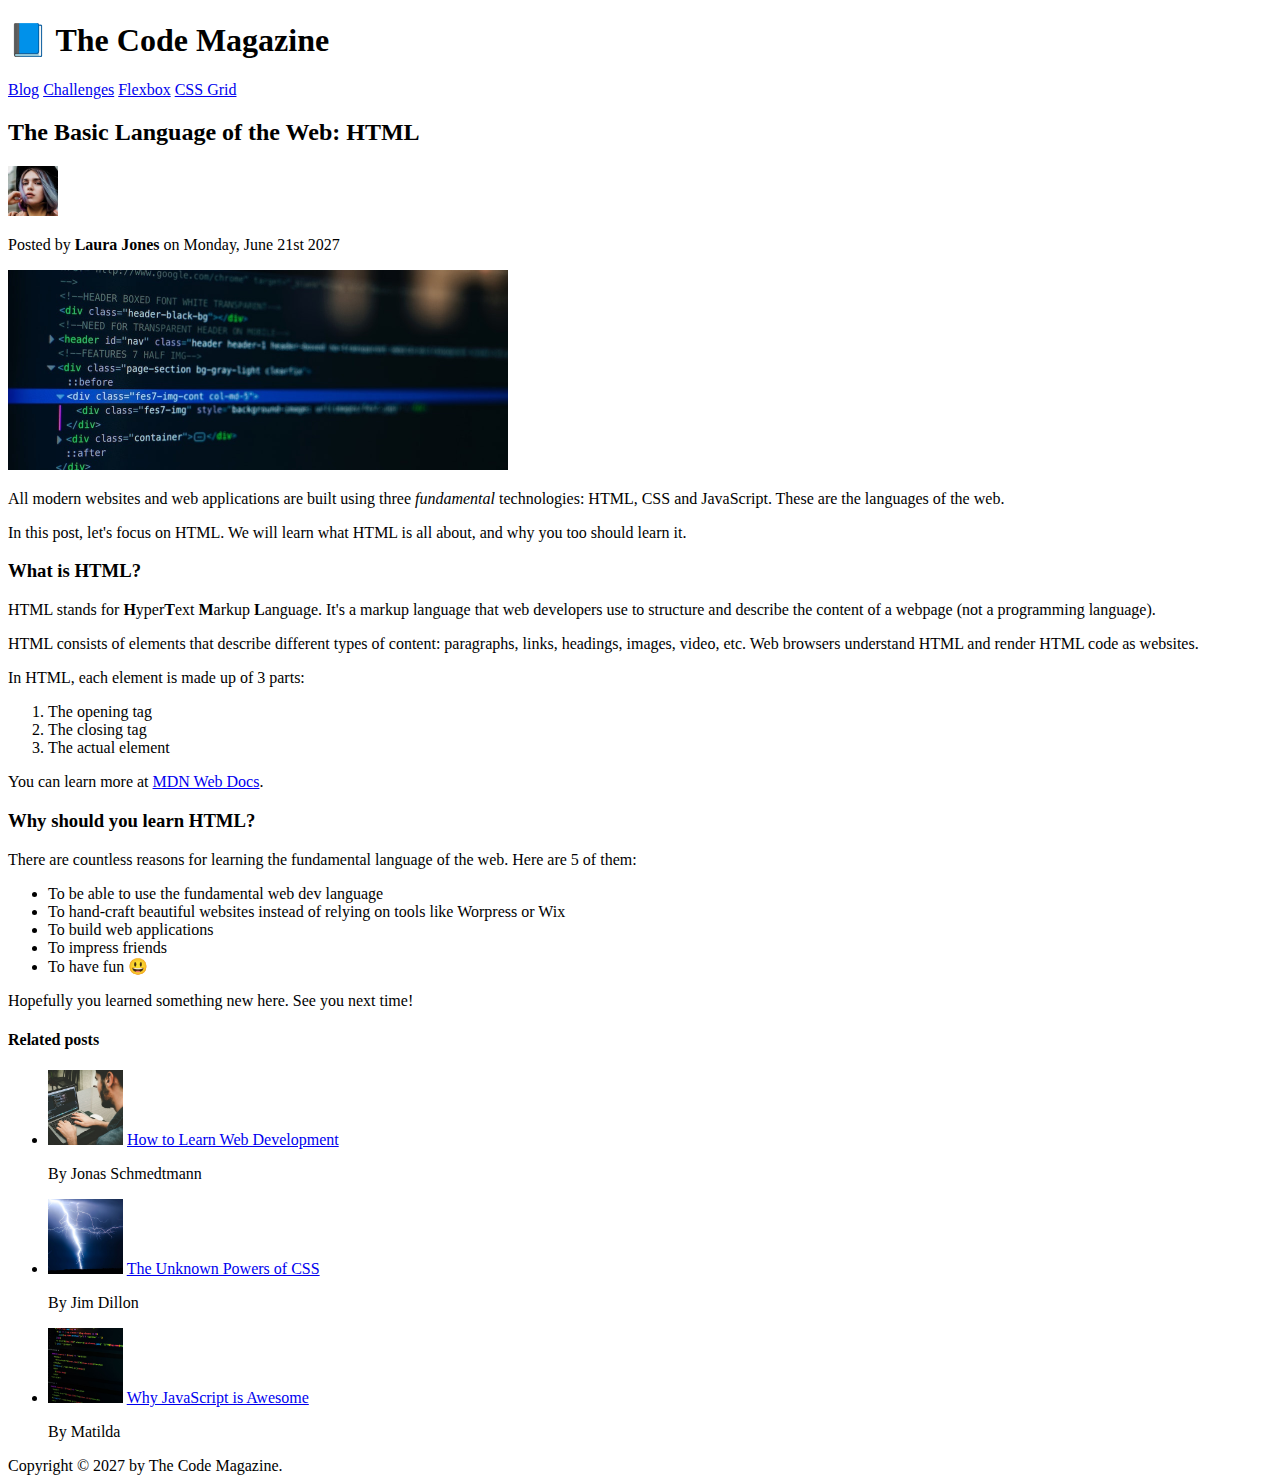
<file: FINAL/02-HTML-Fundamentals/index.html>
<!DOCTYPE html>
<html lang="en">
  <head>
    <meta charset="UTF-8" />
    <title>The Basic Language of the Web: HTML</title>
  </head>

  <body>
    <!--
    <h1>The Basic Language of the Web: HTML</h1>
    <h2>The Basic Language of the Web: HTML</h2>
    <h3>The Basic Language of the Web: HTML</h3>
    <h4>The Basic Language of the Web: HTML</h4>
    <h5>The Basic Language of the Web: HTML</h5>
    <h6>The Basic Language of the Web: HTML</h6>
    -->

    <header>
      <h1>📘 The Code Magazine</h1>

      <nav>
        <a href="blog.html">Blog</a>
        <a href="#">Challenges</a>
        <a href="#">Flexbox</a>
        <a href="#">CSS Grid</a>
      </nav>
    </header>

    <article>
      <header>
        <h2>The Basic Language of the Web: HTML</h2>

        <img
          src="img/laura-jones.jpg"
          alt="Headshot of Laura Jones"
          height="50"
          width="50"
        />

        <p>Posted by <strong>Laura Jones</strong> on Monday, June 21st 2027</p>

        <img
          src="img/post-img.jpg"
          alt="HTML code on a screen"
          width="500"
          height="200"
        />
      </header>

      <p>
        All modern websites and web applications are built using three
        <em>fundamental</em>
        technologies: HTML, CSS and JavaScript. These are the languages of the
        web.
      </p>

      <p>
        In this post, let's focus on HTML. We will learn what HTML is all about,
        and why you too should learn it.
      </p>

      <h3>What is HTML?</h3>
      <p>
        HTML stands for <strong>H</strong>yper<strong>T</strong>ext
        <strong>M</strong>arkup <strong>L</strong>anguage. It's a markup
        language that web developers use to structure and describe the content
        of a webpage (not a programming language).
      </p>
      <p>
        HTML consists of elements that describe different types of content:
        paragraphs, links, headings, images, video, etc. Web browsers understand
        HTML and render HTML code as websites.
      </p>
      <p>In HTML, each element is made up of 3 parts:</p>

      <ol>
        <li>The opening tag</li>
        <li>The closing tag</li>
        <li>The actual element</li>
      </ol>

      <p>
        You can learn more at
        <a
          href="https://developer.mozilla.org/en-US/docs/Web/HTML"
          target="_blank"
          >MDN Web Docs</a
        >.
      </p>

      <h3>Why should you learn HTML?</h3>

      <p>
        There are countless reasons for learning the fundamental language of the
        web. Here are 5 of them:
      </p>

      <ul>
        <li>To be able to use the fundamental web dev language</li>
        <li>
          To hand-craft beautiful websites instead of relying on tools like
          Worpress or Wix
        </li>
        <li>To build web applications</li>
        <li>To impress friends</li>
        <li>To have fun 😃</li>
      </ul>

      <p>Hopefully you learned something new here. See you next time!</p>
    </article>

    <aside>
      <h4>Related posts</h4>

      <ul>
        <li>
          <img
            src="img/related-1.jpg"
            alt="Person programming"
            width="75"
            width="75"
          />
          <a href="#">How to Learn Web Development</a>
          <p>By Jonas Schmedtmann</p>
        </li>
        <li>
          <img src="img/related-2.jpg" alt="Lightning" width="75" heigth="75" />
          <a href="#">The Unknown Powers of CSS</a>
          <p>By Jim Dillon</p>
        </li>
        <li>
          <img
            src="img/related-3.jpg"
            alt="JavaScript code on a screen"
            width="75"
            height="75"
          />
          <a href="#">Why JavaScript is Awesome</a>
          <p>By Matilda</p>
        </li>
      </ul>
    </aside>

    <footer>Copyright &copy; 2027 by The Code Magazine.</footer>
  </body>
</html>
</file>
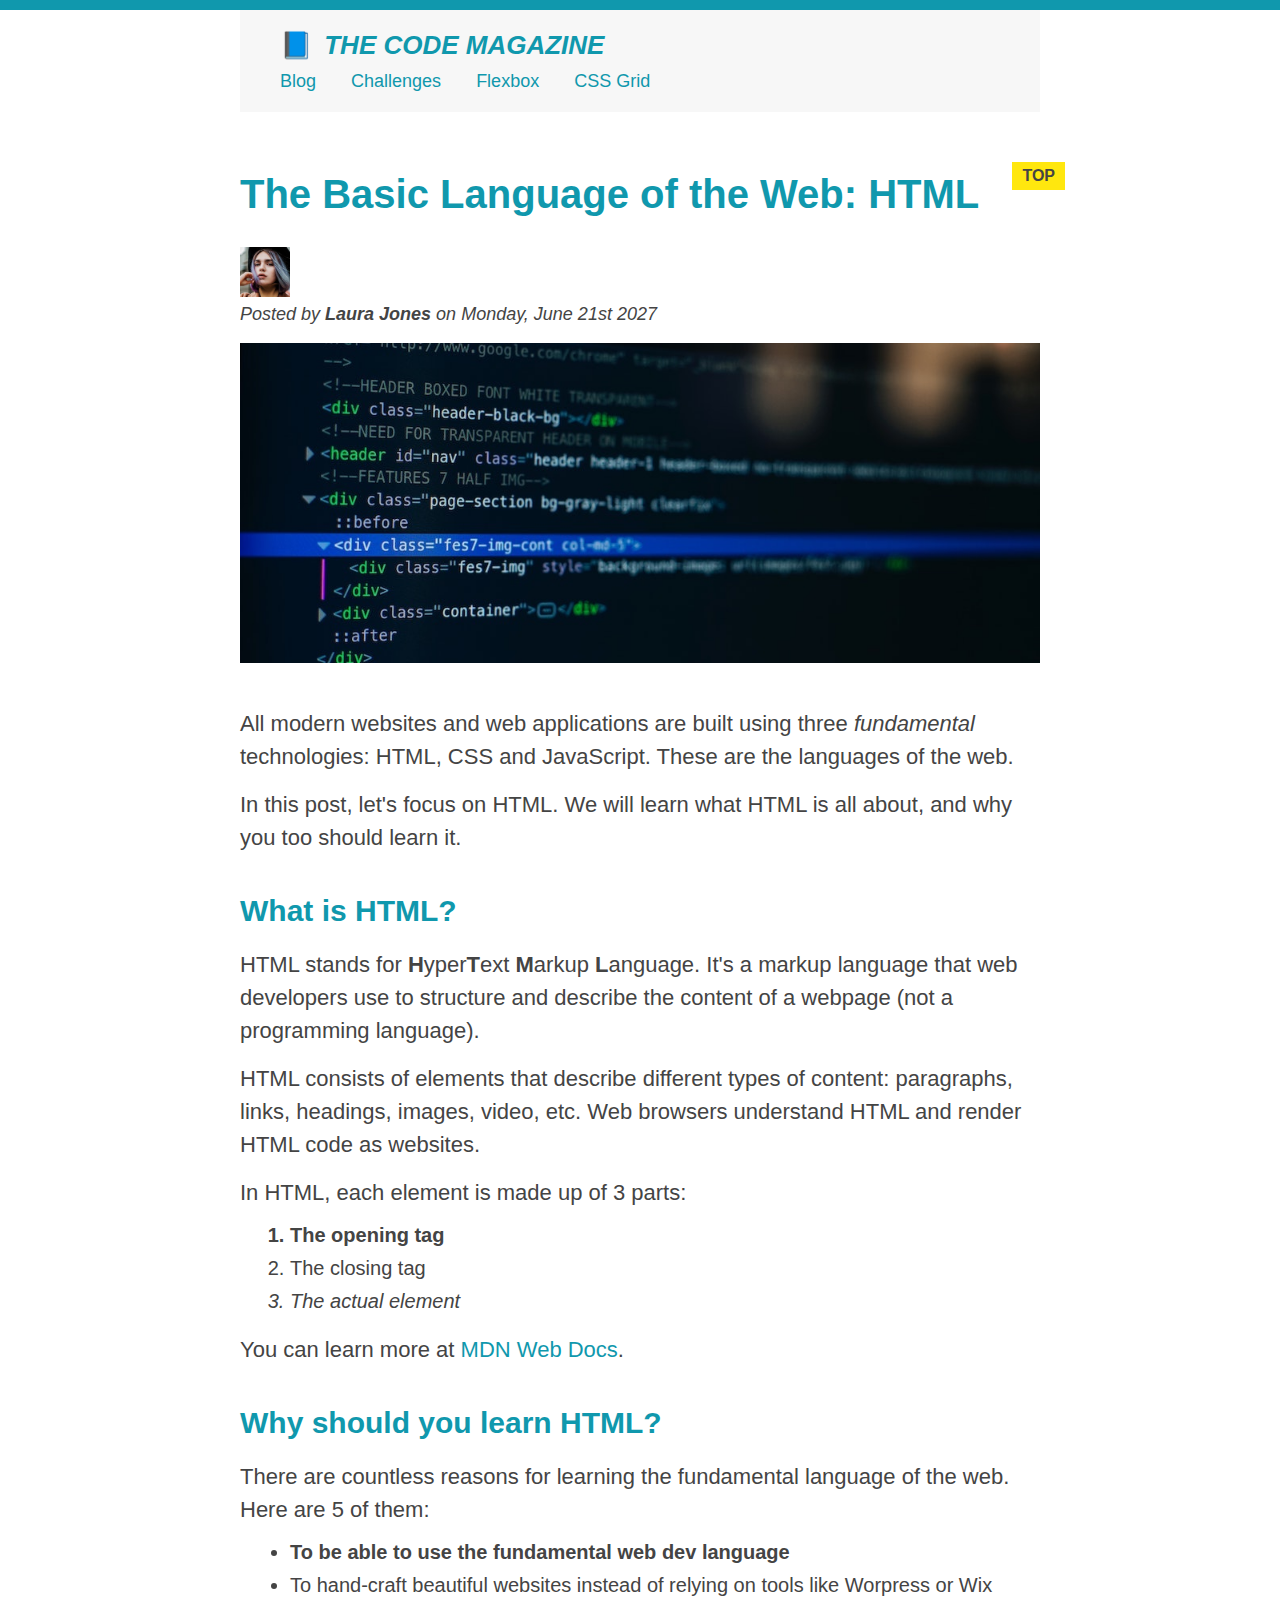
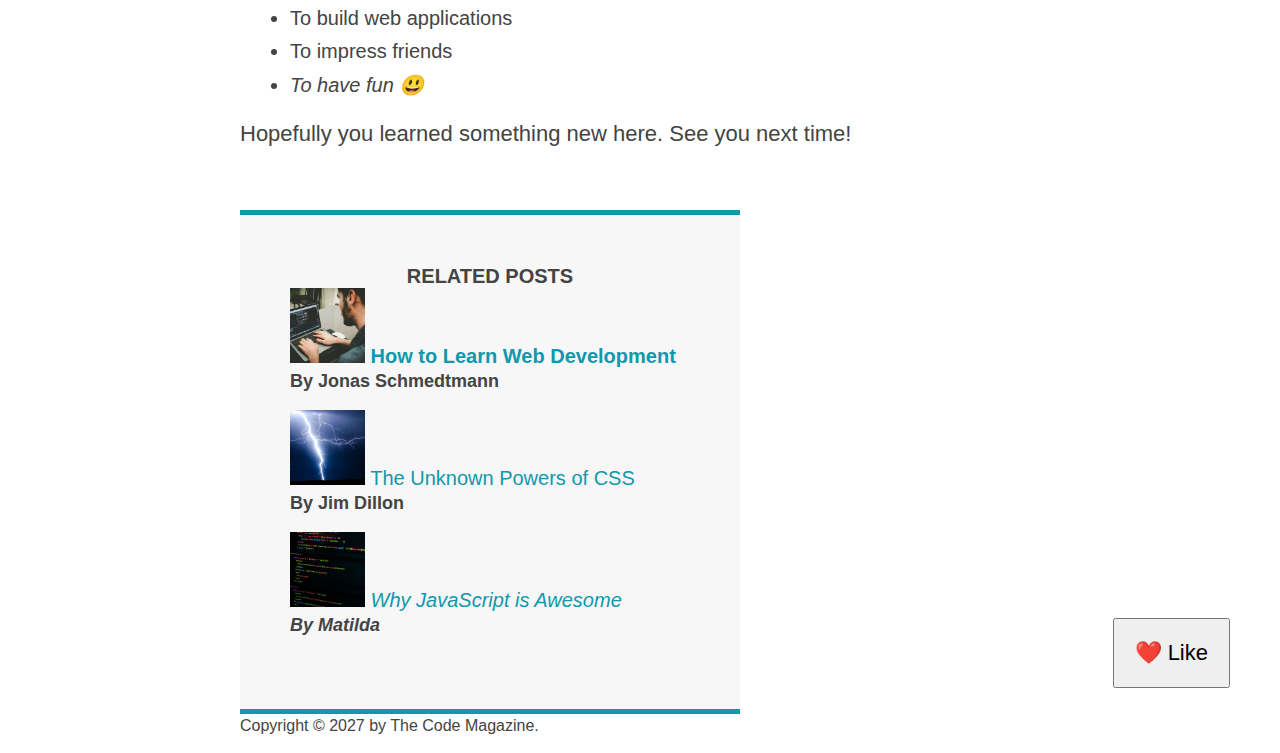
<file: FINAL/03-CSS-Fundamentals/index.html>
<!DOCTYPE html>
<html lang="en">
  <head>
    <meta charset="UTF-8" />
    <link href="style.css" rel="stylesheet" />

    <title>The Basic Language of the Web: HTML</title>
  </head>

  <body>
    <!--
    <h1>The Basic Language of the Web: HTML</h1>
    <h2>The Basic Language of the Web: HTML</h2>
    <h3>The Basic Language of the Web: HTML</h3>
    <h4>The Basic Language of the Web: HTML</h4>
    <h5>The Basic Language of the Web: HTML</h5>
    <h6>The Basic Language of the Web: HTML</h6>
    -->

    <div class="container">
      <header class="main-header">
        <h1>📘 The Code Magazine</h1>

        <nav>
          <!-- <strong>This is the navigation</strong> -->
          <a href="blog.html">Blog</a>
          <a href="#">Challenges</a>
          <a href="#">Flexbox</a>
          <a href="#">CSS Grid</a>
        </nav>
      </header>

      <article>
        <header class="post-header">
          <h2>The Basic Language of the Web: HTML</h2>

          <img
            src="img/laura-jones.jpg"
            alt="Headshot of Laura Jones"
            height="50"
            width="50"
          />

          <p id="author">
            Posted by <strong>Laura Jones</strong> on Monday, June 21st 2027
          </p>

          <img
            src="img/post-img.jpg"
            alt="HTML code on a screen"
            width="500"
            height="200"
            class="post-img"
          />
          <button>❤️ Like</button>
        </header>

        <p>
          All modern websites and web applications are built using three
          <em>fundamental</em>
          technologies: HTML, CSS and JavaScript. These are the languages of the
          web.
        </p>

        <p>
          In this post, let's focus on HTML. We will learn what HTML is all
          about, and why you too should learn it.
        </p>

        <h3>What is HTML?</h3>
        <p>
          HTML stands for <strong>H</strong>yper<strong>T</strong>ext
          <strong>M</strong>arkup <strong>L</strong>anguage. It's a markup
          language that web developers use to structure and describe the content
          of a webpage (not a programming language).
        </p>
        <p>
          HTML consists of elements that describe different types of content:
          paragraphs, links, headings, images, video, etc. Web browsers
          understand HTML and render HTML code as websites.
        </p>
        <p>In HTML, each element is made up of 3 parts:</p>

        <ol>
          <li class="first-li">The opening tag</li>
          <li>The closing tag</li>
          <li>The actual element</li>
        </ol>

        <p>
          You can learn more at
          <a
            href="https://developer.mozilla.org/en-US/docs/Web/HTML"
            target="_blank"
            >MDN Web Docs</a
          >.
        </p>

        <h3>Why should you learn HTML?</h3>

        <p>
          There are countless reasons for learning the fundamental language of
          the web. Here are 5 of them:
        </p>

        <ul>
          <li class="first-li">
            To be able to use the fundamental web dev language
          </li>
          <li>
            To hand-craft beautiful websites instead of relying on tools like
            Worpress or Wix
          </li>
          <li>To build web applications</li>
          <li>To impress friends</li>
          <li>To have fun 😃</li>
        </ul>

        <p>Hopefully you learned something new here. See you next time!</p>
      </article>

      <aside>
        <h4>Related posts</h4>

        <ul class="related">
          <li>
            <img
              src="img/related-1.jpg"
              alt="Person programming"
              width="75"
              height="75"
            />
            <a href="#">How to Learn Web Development</a>
            <p class="related-author">By Jonas Schmedtmann</p>
          </li>
          <li>
            <img
              src="img/related-2.jpg"
              alt="Lightning"
              width="75"
              height="75"
            />
            <a href="#">The Unknown Powers of CSS</a>
            <p class="related-author">By Jim Dillon</p>
          </li>
          <li>
            <img
              src="img/related-3.jpg"
              alt="JavaScript code on a screen"
              width="75"
              height="75"
            />
            <a href="#">Why JavaScript is Awesome</a>
            <p class="related-author">By Matilda</p>
          </li>
        </ul>
      </aside>

      <footer>
        <p id="copyright" class="copyright text">
          Copyright &copy; 2027 by The Code Magazine.
        </p>
      </footer>
    </div>
  </body>
</html>
</file>
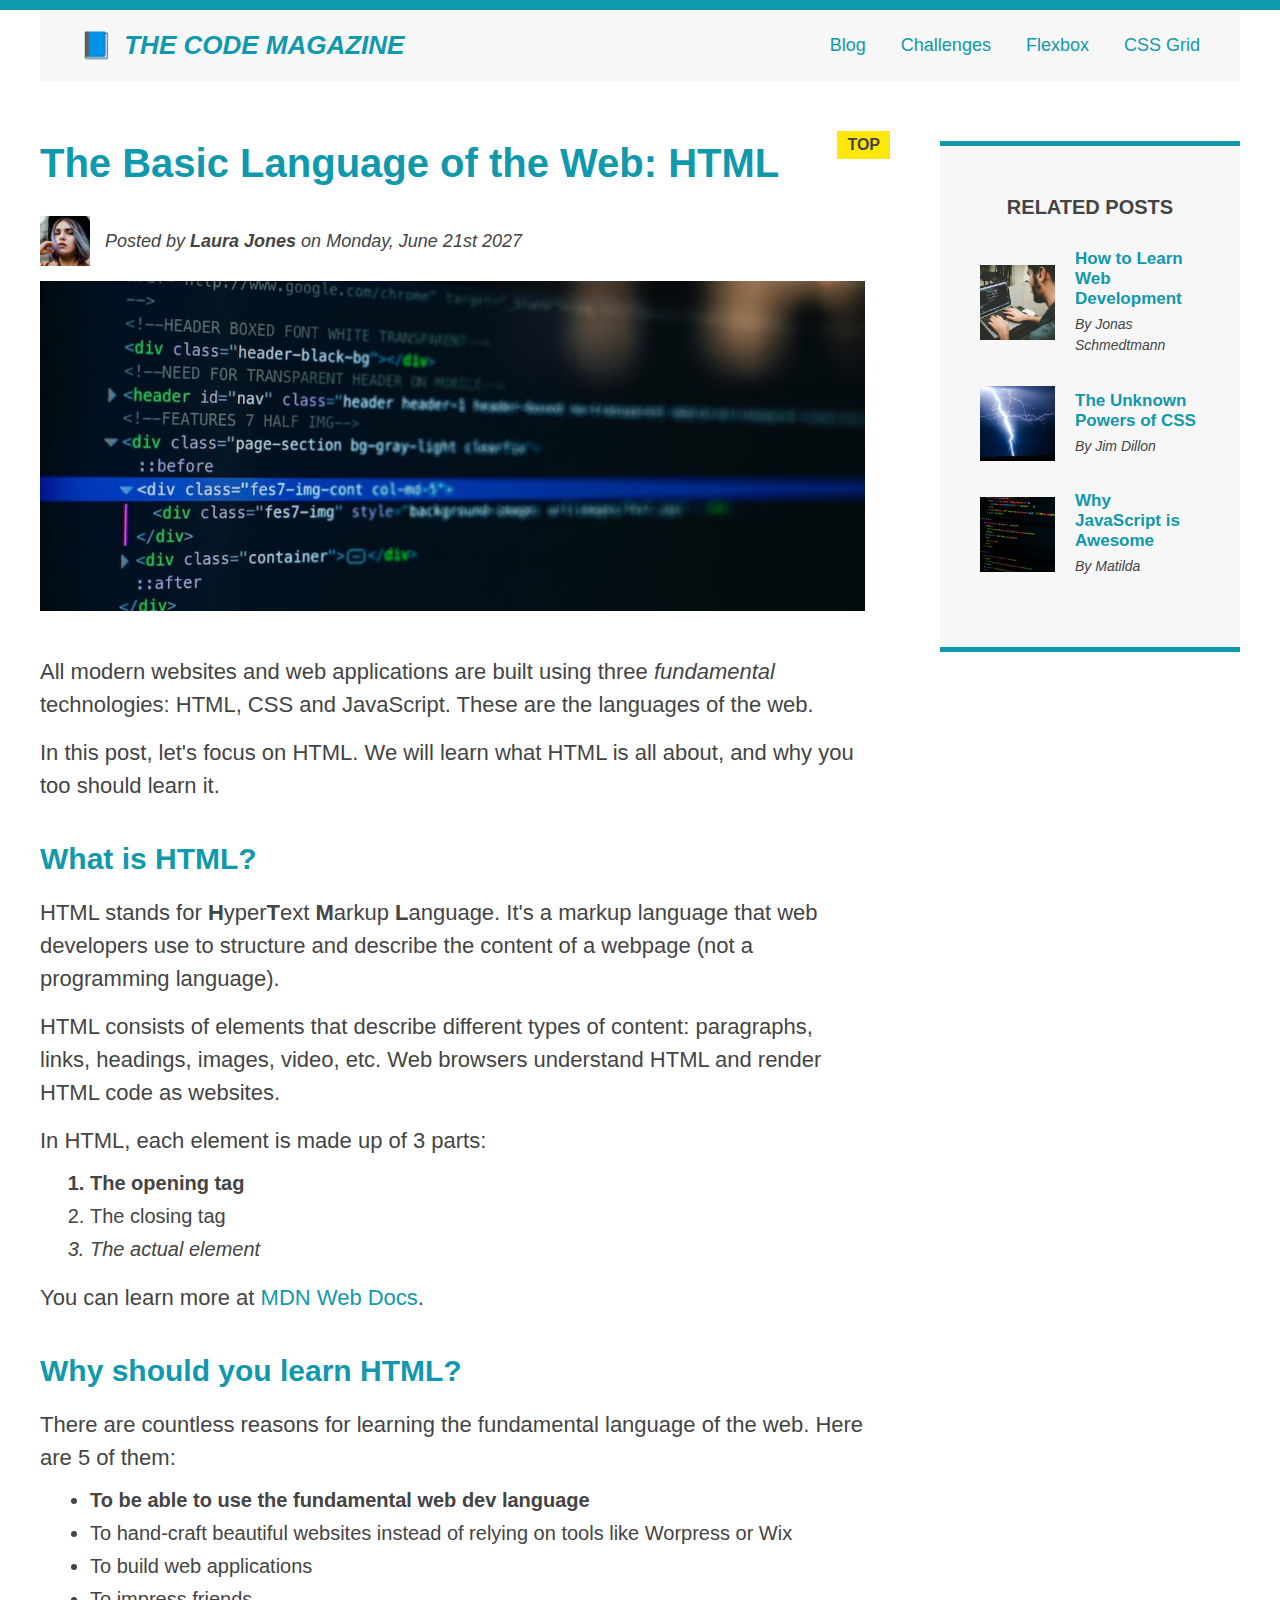
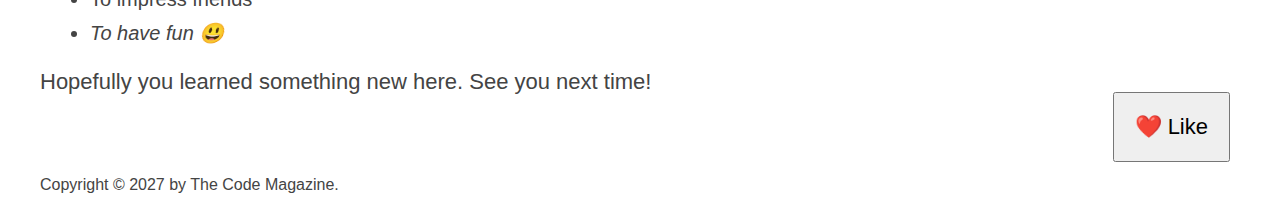
<file: FINAL/04-CSS-Layouts/index.html>
<!DOCTYPE html>
<html lang="en">
  <head>
    <meta charset="UTF-8" />
    <link href="style.css" rel="stylesheet" />

    <title>The Basic Language of the Web: HTML</title>
  </head>

  <body>
    <!--
    <h1>The Basic Language of the Web: HTML</h1>
    <h2>The Basic Language of the Web: HTML</h2>
    <h3>The Basic Language of the Web: HTML</h3>
    <h4>The Basic Language of the Web: HTML</h4>
    <h5>The Basic Language of the Web: HTML</h5>
    <h6>The Basic Language of the Web: HTML</h6>
    -->

    <div class="container">
      <header class="main-header clearfix">
        <h1>📘 The Code Magazine</h1>

        <nav>
          <!-- <strong>This is the navigation</strong> -->
          <a href="blog.html">Blog</a>
          <a href="#">Challenges</a>
          <a href="flexbox.html">Flexbox</a>
          <a href="css-grid.html">CSS Grid</a>
        </nav>

        <!-- <div class="clear"></div> -->
      </header>

      <!-- ONLY NECESSARY FOR FLEXBOX -->
      <!-- <div class="row"> -->
      <article>
        <header class="post-header">
          <h2>The Basic Language of the Web: HTML</h2>

          <div class="author-box">
            <img
              src="img/laura-jones.jpg"
              alt="Headshot of Laura Jones"
              height="50"
              width="50"
              class="author-img"
            />

            <p id="author" class="author">
              Posted by <strong>Laura Jones</strong> on Monday, June 21st 2027
            </p>
          </div>

          <img
            src="img/post-img.jpg"
            alt="HTML code on a screen"
            width="500"
            height="200"
            class="post-img"
          />
          <button>❤️ Like</button>
        </header>

        <p>
          All modern websites and web applications are built using three
          <em>fundamental</em>
          technologies: HTML, CSS and JavaScript. These are the languages of the
          web.
        </p>

        <p>
          In this post, let's focus on HTML. We will learn what HTML is all
          about, and why you too should learn it.
        </p>

        <h3>What is HTML?</h3>
        <p>
          HTML stands for <strong>H</strong>yper<strong>T</strong>ext
          <strong>M</strong>arkup <strong>L</strong>anguage. It's a markup
          language that web developers use to structure and describe the content
          of a webpage (not a programming language).
        </p>
        <p>
          HTML consists of elements that describe different types of content:
          paragraphs, links, headings, images, video, etc. Web browsers
          understand HTML and render HTML code as websites.
        </p>
        <p>In HTML, each element is made up of 3 parts:</p>

        <ol>
          <li class="first-li">The opening tag</li>
          <li>The closing tag</li>
          <li>The actual element</li>
        </ol>

        <p>
          You can learn more at
          <a
            href="https://developer.mozilla.org/en-US/docs/Web/HTML"
            target="_blank"
            >MDN Web Docs</a
          >.
        </p>

        <h3>Why should you learn HTML?</h3>

        <p>
          There are countless reasons for learning the fundamental language of
          the web. Here are 5 of them:
        </p>

        <ul>
          <li class="first-li">
            To be able to use the fundamental web dev language
          </li>
          <li>
            To hand-craft beautiful websites instead of relying on tools like
            Worpress or Wix
          </li>
          <li>To build web applications</li>
          <li>To impress friends</li>
          <li>To have fun 😃</li>
        </ul>

        <p>Hopefully you learned something new here. See you next time!</p>
      </article>

      <aside>
        <h4>Related posts</h4>

        <ul class="related">
          <li class="related-post">
            <img
              src="img/related-1.jpg"
              alt="Person programming"
              width="75"
              height="75"
            />
            <div>
              <a href="#" class="related-link">How to Learn Web Development</a>
              <p class="related-author">By Jonas Schmedtmann</p>
            </div>
          </li>
          <li class="related-post">
            <img
              src="img/related-2.jpg"
              alt="Lightning"
              width="75"
              height="75"
            />
            <div>
              <a href="#" class="related-link">The Unknown Powers of CSS</a>
              <p class="related-author">By Jim Dillon</p>
            </div>
          </li>
          <li class="related-post">
            <img
              src="img/related-3.jpg"
              alt="JavaScript code on a screen"
              width="75"
              height="75"
            />
            <div>
              <a href="#" class="related-link">Why JavaScript is Awesome</a>
              <p class="related-author">By Matilda</p>
            </div>
          </li>
        </ul>
      </aside>
      <!-- </div> -->

      <footer>
        <p id="copyright" class="copyright text">
          Copyright &copy; 2027 by The Code Magazine.
        </p>
      </footer>
    </div>
  </body>
</html>
</file>
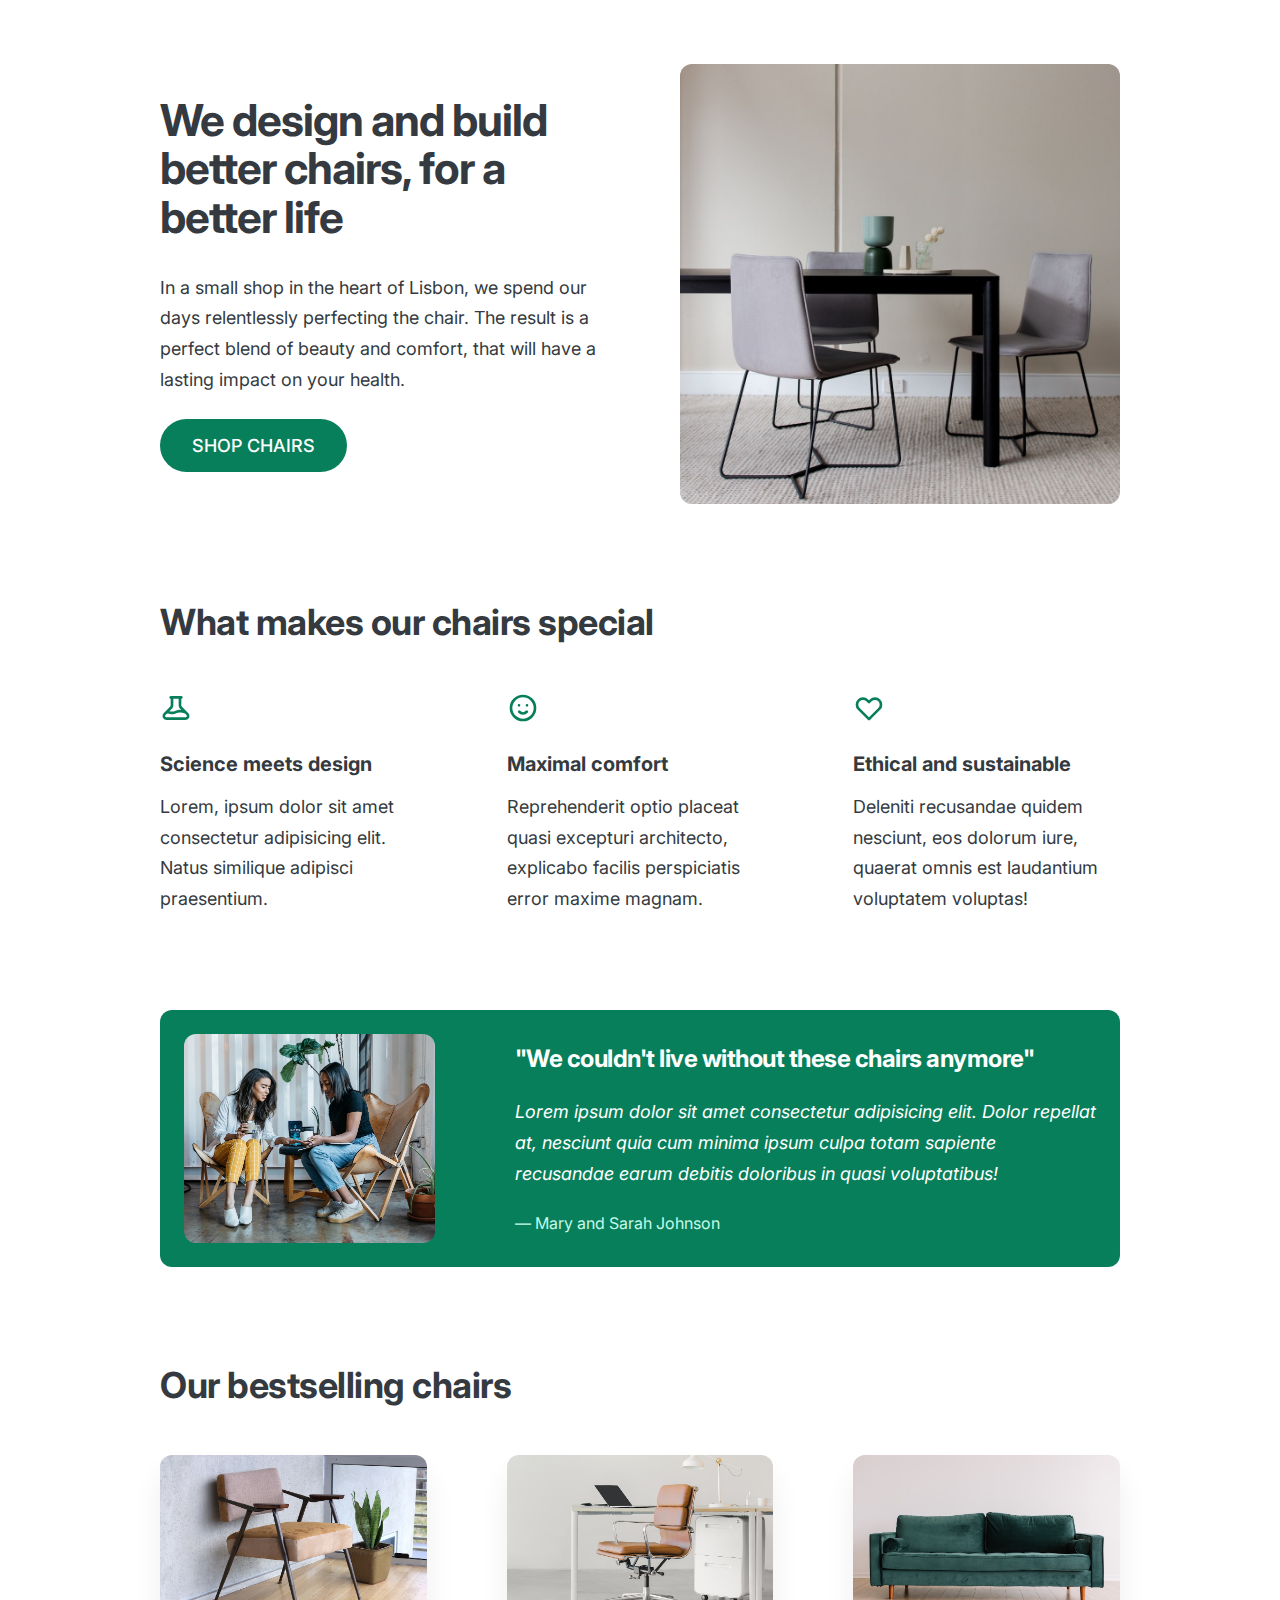
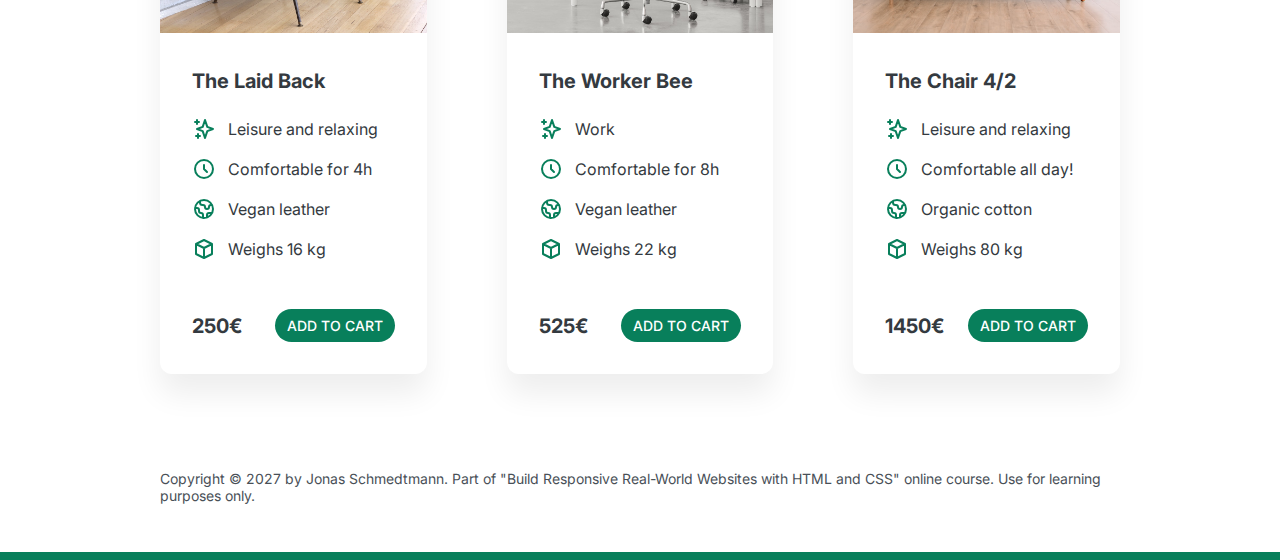
<file: FINAL/05-Design/index.html>
<!DOCTYPE html>
<html lang="en">
  <head>
    <meta charset="UTF-8" />
    <meta http-equiv="X-UA-Compatible" content="IE=edge" />
    <meta name="viewport" content="width=device-width, initial-scale=1.0" />

    <link rel="preconnect" href="https://fonts.gstatic.com" />
    <link
      href="https://fonts.googleapis.com/css2?family=Inter:wght@400;500;700&display=swap"
      rel="stylesheet"
    />

    <link rel="stylesheet" href="style.css" />
    <title>Lisbon Chair Shop</title>
  </head>
  <body>
    <div class="container">
      <header>
        <div class="header-text-box">
          <h1>We design and build better chairs, for a better life</h1>
          <p class="header-text">
            In a small shop in the heart of Lisbon, we spend our days
            relentlessly perfecting the chair. The result is a perfect blend of
            beauty and comfort, that will have a lasting impact on your health.
          </p>
          <a class="btn btn--big" href="#">Shop chairs</a>
        </div>
        <img src="hero.jpg" alt="Photo" />
      </header>

      <section>
        <h2>What makes our chairs special</h2>
        <div class="grid-3-cols">
          <div>
            <svg
              xmlns="http://www.w3.org/2000/svg"
              class="features-icon"
              fill="none"
              viewBox="0 0 24 24"
              stroke="currentColor"
            >
              <path
                stroke-linecap="round"
                stroke-linejoin="round"
                stroke-width="2"
                d="M19.428 15.428a2 2 0 00-1.022-.547l-2.387-.477a6 6 0 00-3.86.517l-.318.158a6 6 0 01-3.86.517L6.05 15.21a2 2 0 00-1.806.547M8 4h8l-1 1v5.172a2 2 0 00.586 1.414l5 5c1.26 1.26.367 3.414-1.415 3.414H4.828c-1.782 0-2.674-2.154-1.414-3.414l5-5A2 2 0 009 10.172V5L8 4z"
              />
            </svg>
            <p class="features-title"><strong>Science meets design</strong></p>
            <p class="features-text">
              Lorem, ipsum dolor sit amet consectetur adipisicing elit. Natus
              similique adipisci praesentium.
            </p>
          </div>

          <div>
            <svg
              xmlns="http://www.w3.org/2000/svg"
              class="features-icon"
              fill="none"
              viewBox="0 0 24 24"
              stroke="currentColor"
            >
              <path
                stroke-linecap="round"
                stroke-linejoin="round"
                stroke-width="2"
                d="M14.828 14.828a4 4 0 01-5.656 0M9 10h.01M15 10h.01M21 12a9 9 0 11-18 0 9 9 0 0118 0z"
              />
            </svg>
            <p class="features-title">
              <strong>Maximal comfort</strong>
            </p>
            <p class="features-text">
              Reprehenderit optio placeat quasi excepturi architecto, explicabo
              facilis perspiciatis error maxime magnam.
            </p>
          </div>

          <div>
            <svg
              xmlns="http://www.w3.org/2000/svg"
              class="features-icon"
              fill="none"
              viewBox="0 0 24 24"
              stroke="currentColor"
            >
              <path
                stroke-linecap="round"
                stroke-linejoin="round"
                stroke-width="2"
                d="M4.318 6.318a4.5 4.5 0 000 6.364L12 20.364l7.682-7.682a4.5 4.5 0 00-6.364-6.364L12 7.636l-1.318-1.318a4.5 4.5 0 00-6.364 0z"
              />
            </svg>
            <p class="features-title">
              <strong>Ethical and sustainable</strong>
            </p>
            <p class="features-text">
              Deleniti recusandae quidem nesciunt, eos dolorum iure, quaerat
              omnis est laudantium voluptatem voluptas!
            </p>
          </div>
        </div>
      </section>

      <section class="testimonial-section">
        <div class="grid-3-cols">
          <img src="customers.jpg" alt="People sitting on chairs" />
          <div class="testimonial-box">
            <h2>"We couldn't live without these chairs anymore"</h2>
            <blockquote class="testimonial-text">
              Lorem ipsum dolor sit amet consectetur adipisicing elit. Dolor
              repellat at, nesciunt quia cum minima ipsum culpa totam sapiente
              recusandae earum debitis doloribus in quasi voluptatibus!
            </blockquote>
            <p class="testimonial-author">&mdash; Mary and Sarah Johnson</p>
          </div>
        </div>
      </section>

      <section>
        <h2>Our bestselling chairs</h2>
        <div class="grid-3-cols">
          <figure class="chair">
            <img src="chair-1.jpg" alt="Chair" />
            <div class="chair-box">
              <h3>The Laid Back</h3>
              <ul class="chair-details">
                <li>
                  <svg
                    xmlns="http://www.w3.org/2000/svg"
                    class="chair-icon"
                    fill="none"
                    viewBox="0 0 24 24"
                    stroke="currentColor"
                  >
                    <path
                      stroke-linecap="round"
                      stroke-linejoin="round"
                      stroke-width="2"
                      d="M5 3v4M3 5h4M6 17v4m-2-2h4m5-16l2.286 6.857L21 12l-5.714 2.143L13 21l-2.286-6.857L5 12l5.714-2.143L13 3z"
                    />
                  </svg>
                  <!-- Span is a generic INLINE text element, it doesn't have any meaning. It's like a div element, but inline -->
                  <span>Leisure and relaxing</span>
                </li>
                <li>
                  <svg
                    xmlns="http://www.w3.org/2000/svg"
                    class="chair-icon"
                    fill="none"
                    viewBox="0 0 24 24"
                    stroke="currentColor"
                  >
                    <path
                      stroke-linecap="round"
                      stroke-linejoin="round"
                      stroke-width="2"
                      d="M12 8v4l3 3m6-3a9 9 0 11-18 0 9 9 0 0118 0z"
                    />
                  </svg>
                  <span>Comfortable for 4h</span>
                </li>
                <li>
                  <svg
                    xmlns="http://www.w3.org/2000/svg"
                    class="chair-icon"
                    fill="none"
                    viewBox="0 0 24 24"
                    stroke="currentColor"
                  >
                    <path
                      stroke-linecap="round"
                      stroke-linejoin="round"
                      stroke-width="2"
                      d="M3.055 11H5a2 2 0 012 2v1a2 2 0 002 2 2 2 0 012 2v2.945M8 3.935V5.5A2.5 2.5 0 0010.5 8h.5a2 2 0 012 2 2 2 0 104 0 2 2 0 012-2h1.064M15 20.488V18a2 2 0 012-2h3.064M21 12a9 9 0 11-18 0 9 9 0 0118 0z"
                    />
                  </svg>
                  <span>Vegan leather</span>
                </li>
                <li>
                  <svg
                    xmlns="http://www.w3.org/2000/svg"
                    class="chair-icon"
                    fill="none"
                    viewBox="0 0 24 24"
                    stroke="currentColor"
                  >
                    <path
                      stroke-linecap="round"
                      stroke-linejoin="round"
                      stroke-width="2"
                      d="M20 7l-8-4-8 4m16 0l-8 4m8-4v10l-8 4m0-10L4 7m8 4v10M4 7v10l8 4"
                    />
                  </svg>
                  <span>Weighs 16 kg</span>
                </li>
              </ul>
              <div class="chair-price">
                <strong>250€</strong>
                <a href="#" class="btn btn--small">Add to cart</a>
              </div>
            </div>
          </figure>

          <figure class="chair">
            <img src="chair-2.jpg" alt="Chair" />
            <div class="chair-box">
              <h3>The Worker Bee</h3>
              <ul class="chair-details">
                <li>
                  <svg
                    xmlns="http://www.w3.org/2000/svg"
                    class="chair-icon"
                    fill="none"
                    viewBox="0 0 24 24"
                    stroke="currentColor"
                  >
                    <path
                      stroke-linecap="round"
                      stroke-linejoin="round"
                      stroke-width="2"
                      d="M5 3v4M3 5h4M6 17v4m-2-2h4m5-16l2.286 6.857L21 12l-5.714 2.143L13 21l-2.286-6.857L5 12l5.714-2.143L13 3z"
                    />
                  </svg>
                  <span>Work</span>
                </li>
                <li>
                  <svg
                    xmlns="http://www.w3.org/2000/svg"
                    class="chair-icon"
                    fill="none"
                    viewBox="0 0 24 24"
                    stroke="currentColor"
                  >
                    <path
                      stroke-linecap="round"
                      stroke-linejoin="round"
                      stroke-width="2"
                      d="M12 8v4l3 3m6-3a9 9 0 11-18 0 9 9 0 0118 0z"
                    />
                  </svg>
                  <span>Comfortable for 8h</span>
                </li>
                <li>
                  <svg
                    xmlns="http://www.w3.org/2000/svg"
                    class="chair-icon"
                    fill="none"
                    viewBox="0 0 24 24"
                    stroke="currentColor"
                  >
                    <path
                      stroke-linecap="round"
                      stroke-linejoin="round"
                      stroke-width="2"
                      d="M3.055 11H5a2 2 0 012 2v1a2 2 0 002 2 2 2 0 012 2v2.945M8 3.935V5.5A2.5 2.5 0 0010.5 8h.5a2 2 0 012 2 2 2 0 104 0 2 2 0 012-2h1.064M15 20.488V18a2 2 0 012-2h3.064M21 12a9 9 0 11-18 0 9 9 0 0118 0z"
                    />
                  </svg>
                  <span>Vegan leather</span>
                </li>
                <li>
                  <svg
                    xmlns="http://www.w3.org/2000/svg"
                    class="chair-icon"
                    fill="none"
                    viewBox="0 0 24 24"
                    stroke="currentColor"
                  >
                    <path
                      stroke-linecap="round"
                      stroke-linejoin="round"
                      stroke-width="2"
                      d="M20 7l-8-4-8 4m16 0l-8 4m8-4v10l-8 4m0-10L4 7m8 4v10M4 7v10l8 4"
                    />
                  </svg>
                  <span>Weighs 22 kg</span>
                </li>
              </ul>
              <div class="chair-price">
                <strong>525€</strong>
                <a href="#" class="btn btn--small">Add to cart</a>
              </div>
            </div>
          </figure>

          <figure class="chair">
            <img src="chair-3.jpg" alt="Chair" />
            <div class="chair-box">
              <h3>The Chair 4/2</h3>
              <ul class="chair-details">
                <li>
                  <svg
                    xmlns="http://www.w3.org/2000/svg"
                    class="chair-icon"
                    fill="none"
                    viewBox="0 0 24 24"
                    stroke="currentColor"
                  >
                    <path
                      stroke-linecap="round"
                      stroke-linejoin="round"
                      stroke-width="2"
                      d="M5 3v4M3 5h4M6 17v4m-2-2h4m5-16l2.286 6.857L21 12l-5.714 2.143L13 21l-2.286-6.857L5 12l5.714-2.143L13 3z"
                    />
                  </svg>
                  <span>Leisure and relaxing</span>
                </li>
                <li>
                  <svg
                    xmlns="http://www.w3.org/2000/svg"
                    class="chair-icon"
                    fill="none"
                    viewBox="0 0 24 24"
                    stroke="currentColor"
                  >
                    <path
                      stroke-linecap="round"
                      stroke-linejoin="round"
                      stroke-width="2"
                      d="M12 8v4l3 3m6-3a9 9 0 11-18 0 9 9 0 0118 0z"
                    />
                  </svg>
                  <span>Comfortable all day!</span>
                </li>
                <li>
                  <svg
                    xmlns="http://www.w3.org/2000/svg"
                    class="chair-icon"
                    fill="none"
                    viewBox="0 0 24 24"
                    stroke="currentColor"
                  >
                    <path
                      stroke-linecap="round"
                      stroke-linejoin="round"
                      stroke-width="2"
                      d="M3.055 11H5a2 2 0 012 2v1a2 2 0 002 2 2 2 0 012 2v2.945M8 3.935V5.5A2.5 2.5 0 0010.5 8h.5a2 2 0 012 2 2 2 0 104 0 2 2 0 012-2h1.064M15 20.488V18a2 2 0 012-2h3.064M21 12a9 9 0 11-18 0 9 9 0 0118 0z"
                    />
                  </svg>
                  <span>Organic cotton</span>
                </li>
                <li>
                  <svg
                    xmlns="http://www.w3.org/2000/svg"
                    class="chair-icon"
                    fill="none"
                    viewBox="0 0 24 24"
                    stroke="currentColor"
                  >
                    <path
                      stroke-linecap="round"
                      stroke-linejoin="round"
                      stroke-width="2"
                      d="M20 7l-8-4-8 4m16 0l-8 4m8-4v10l-8 4m0-10L4 7m8 4v10M4 7v10l8 4"
                    />
                  </svg>
                  <span>Weighs 80 kg</span>
                </li>
              </ul>
              <div class="chair-price">
                <strong>1450€</strong>
                <a href="#" class="btn btn--small">Add to cart</a>
              </div>
            </div>
          </figure>
        </div>
      </section>

      <footer>
        Copyright &copy; 2027 by Jonas Schmedtmann. Part of "Build Responsive
        Real-World Websites with HTML and CSS" online course. Use for learning
        purposes only.
      </footer>
    </div>
  </body>
</html>
</file>
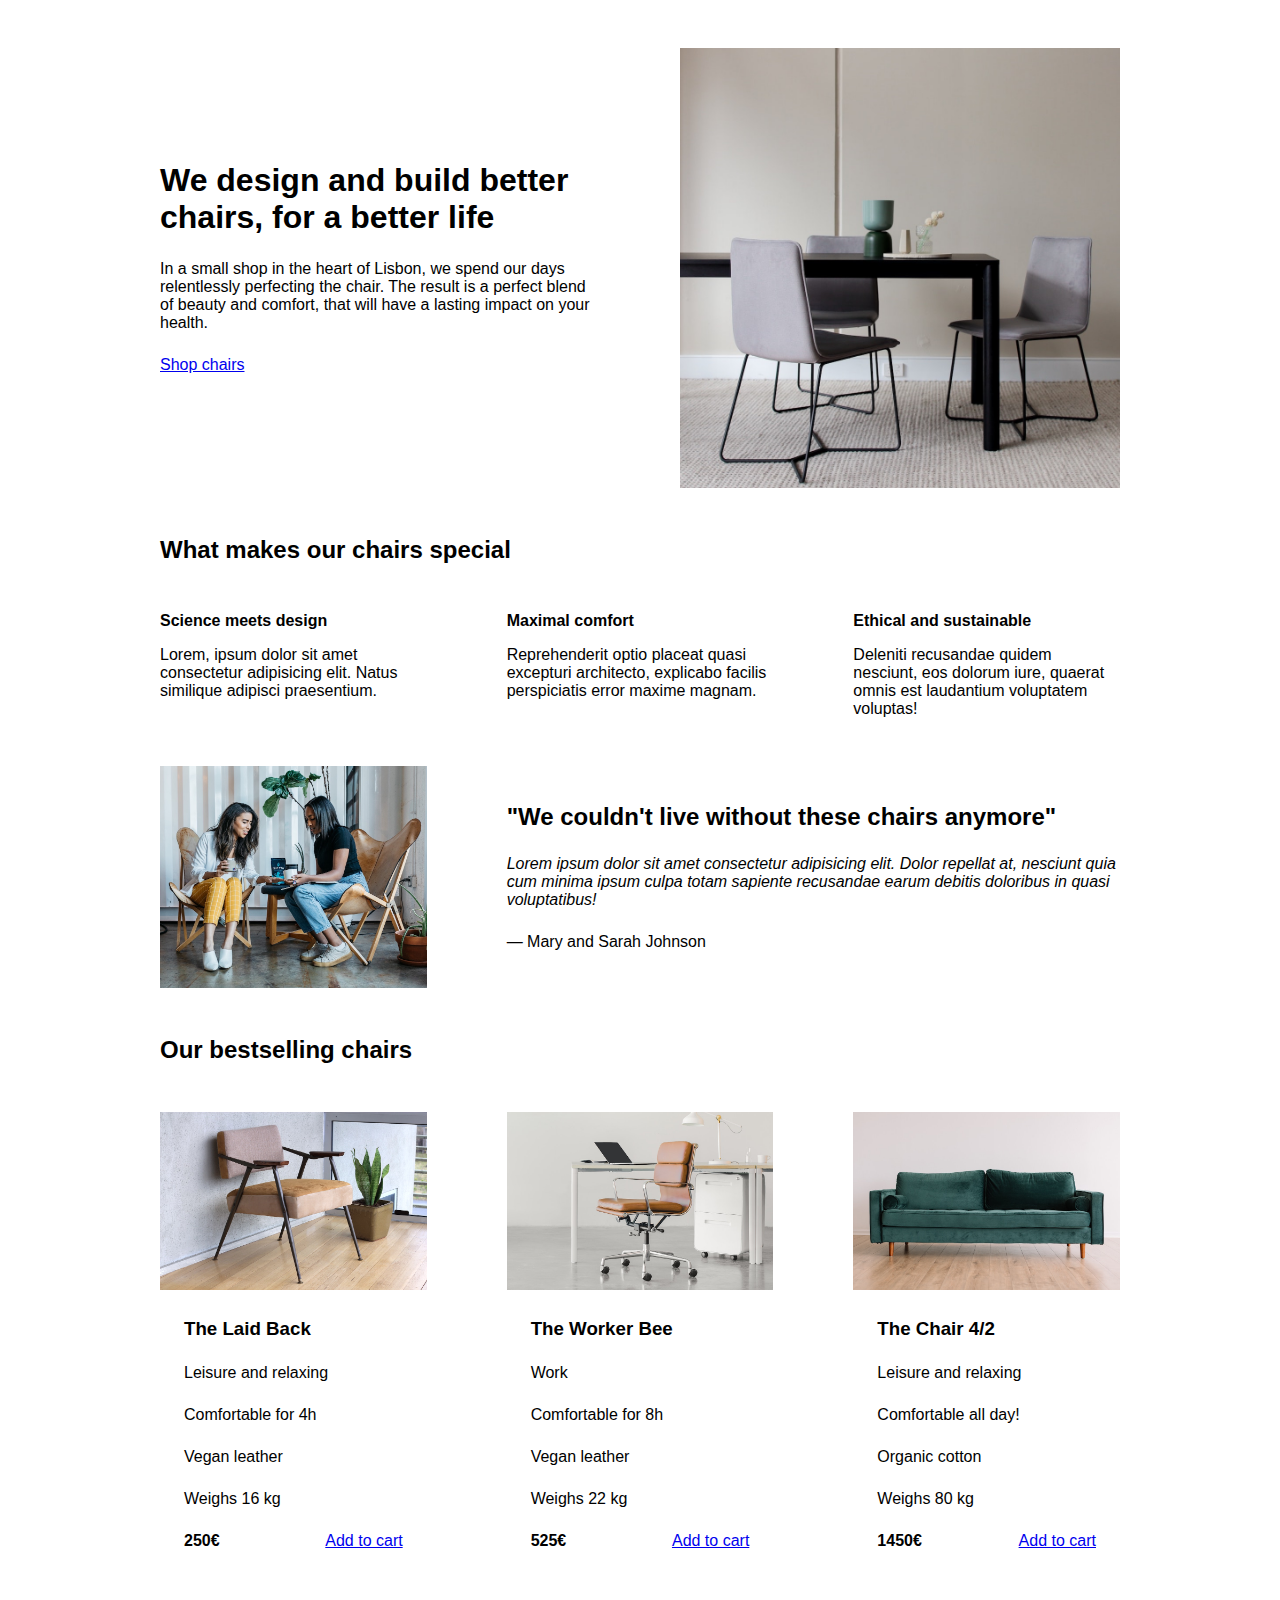
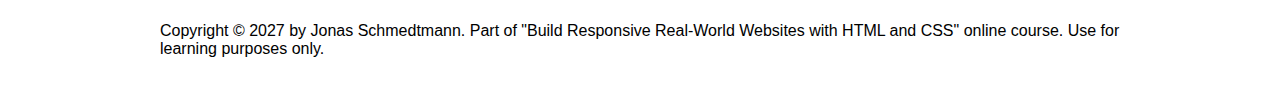
<file: STARTER/05-Design/index.html>
<!DOCTYPE html>
<html lang="en">
  <head>
    <meta charset="UTF-8" />
    <meta http-equiv="X-UA-Compatible" content="IE=edge" />
    <meta name="viewport" content="width=device-width, initial-scale=1.0" />

    <link rel="stylesheet" href="style.css" />
    <title>Lisbon Chair Shop</title>
  </head>
  <body>
    <div class="container">
      <header>
        <div class="header-text-box">
          <h1>We design and build better chairs, for a better life</h1>
          <p class="header-text">
            In a small shop in the heart of Lisbon, we spend our days
            relentlessly perfecting the chair. The result is a perfect blend of
            beauty and comfort, that will have a lasting impact on your health.
          </p>
          <a class="btn btn--big" href="#">Shop chairs</a>
        </div>
        <img src="hero.jpg" alt="Photo" />
      </header>

      <section>
        <h2>What makes our chairs special</h2>
        <div class="grid-3-cols">
          <div>
            <p class="features-title"><strong>Science meets design</strong></p>
            <p class="features-text">
              Lorem, ipsum dolor sit amet consectetur adipisicing elit. Natus
              similique adipisci praesentium.
            </p>
          </div>

          <div>
            <p class="features-title">
              <strong>Maximal comfort</strong>
            </p>
            <p class="features-text">
              Reprehenderit optio placeat quasi excepturi architecto, explicabo
              facilis perspiciatis error maxime magnam.
            </p>
          </div>

          <div>
            <p class="features-title">
              <strong>Ethical and sustainable</strong>
            </p>
            <p class="features-text">
              Deleniti recusandae quidem nesciunt, eos dolorum iure, quaerat
              omnis est laudantium voluptatem voluptas!
            </p>
          </div>
        </div>
      </section>

      <section class="testimonial-section">
        <div class="grid-3-cols">
          <img src="customers.jpg" alt="People sitting on chairs" />
          <div class="testimonial-box">
            <h2>"We couldn't live without these chairs anymore"</h2>
            <blockquote class="testimonial-text">
              Lorem ipsum dolor sit amet consectetur adipisicing elit. Dolor
              repellat at, nesciunt quia cum minima ipsum culpa totam sapiente
              recusandae earum debitis doloribus in quasi voluptatibus!
            </blockquote>
            <p class="testimonial-author">&mdash; Mary and Sarah Johnson</p>
          </div>
        </div>
      </section>

      <section>
        <h2>Our bestselling chairs</h2>
        <div class="grid-3-cols">
          <figure class="chair">
            <img src="chair-1.jpg" alt="Chair" />
            <div class="chair-box">
              <h3>The Laid Back</h3>
              <ul class="chair-details">
                <li>
                  <!-- Span is a generic INLINE text element, it doesn't have any meaning. It's like a div element, but inline -->
                  <span>Leisure and relaxing</span>
                </li>
                <li>
                  <span>Comfortable for 4h</span>
                </li>
                <li>
                  <span>Vegan leather</span>
                </li>
                <li>
                  <span>Weighs 16 kg</span>
                </li>
              </ul>
              <div class="chair-price">
                <strong>250€</strong>
                <a href="#" class="btn btn--small">Add to cart</a>
              </div>
            </div>
          </figure>

          <figure class="chair">
            <img src="chair-2.jpg" alt="Chair" />
            <div class="chair-box">
              <h3>The Worker Bee</h3>
              <ul class="chair-details">
                <li>
                  <span>Work</span>
                </li>
                <li>
                  <span>Comfortable for 8h</span>
                </li>
                <li>
                  <span>Vegan leather</span>
                </li>
                <li>
                  <span>Weighs 22 kg</span>
                </li>
              </ul>
              <div class="chair-price">
                <strong>525€</strong>
                <a href="#" class="btn btn--small">Add to cart</a>
              </div>
            </div>
          </figure>

          <figure class="chair">
            <img src="chair-3.jpg" alt="Chair" />
            <div class="chair-box">
              <h3>The Chair 4/2</h3>
              <ul class="chair-details">
                <li>
                  <span>Leisure and relaxing</span>
                </li>
                <li>
                  <span>Comfortable all day!</span>
                </li>
                <li>
                  <span>Organic cotton</span>
                </li>
                <li>
                  <span>Weighs 80 kg</span>
                </li>
              </ul>
              <div class="chair-price">
                <strong>1450€</strong>
                <a href="#" class="btn btn--small">Add to cart</a>
              </div>
            </div>
          </figure>
        </div>
      </section>

      <footer>
        Copyright &copy; 2027 by Jonas Schmedtmann. Part of "Build Responsive
        Real-World Websites with HTML and CSS" online course. Use for learning
        purposes only.
      </footer>
    </div>
  </body>
</html>
</file>
<file: FINAL/03-CSS-Fundamentals/style.css>
* {
  /* border-top: 10px solid #1098ad; */
  margin: 0;
  padding: 0;
}

/* PAGE SECTIONS */
body {
  color: #444;
  font-family: sans-serif;

  border-top: 10px solid #1098ad;
  position: relative;
}

.container {
  width: 800px;
  /* margin-left: auto;
  margin-right: auto; */
  margin: 0 auto;
}

.main-header {
  background-color: #f7f7f7;
  /* padding: 20px;
  padding-left: 40px;
  padding-right: 40px; */
  padding: 20px 40px;
  margin-bottom: 60px;
  /* height: 80px; */
}

nav {
  font-size: 18px;
  /* text-align: center; */
}

article {
  margin-bottom: 60px;
}

.post-header {
  margin-bottom: 40px;
  /* position: relative; */
}

aside {
  background-color: #f7f7f7;
  border-top: 5px solid #1098ad;
  border-bottom: 5px solid #1098ad;
  /* padding-top: 50px;
  padding-bottom: 50px; */
  padding: 50px 0;
  width: 500px;
}

/* SMALLER ELEMENTS */
h1,
h2,
h3 {
  color: #1098ad;
}

h1 {
  font-size: 26px;
  text-transform: uppercase;
  font-style: italic;
}

h2 {
  font-size: 40px;
  margin-bottom: 30px;
}

h3 {
  font-size: 30px;
  margin-bottom: 20px;
  margin-top: 40px;
}

h4 {
  font-size: 20px;
  text-transform: uppercase;
  text-align: center;
}

p {
  font-size: 22px;
  line-height: 1.5;
  margin-bottom: 15px;
}

ul,
ol {
  margin-left: 50px;
  margin-bottom: 20px;
}

li {
  font-size: 20px;
  margin-bottom: 10px;
  /* display: inline; */
}

li:last-child {
  margin-bottom: 0;
}

/* footer p {
  font-size: 16px;
} */

/* article header p {
  font-style: italic;
} */

#author {
  font-style: italic;
  font-size: 18px;
}

#copyright {
  font-size: 16px;
}

.related-author {
  font-size: 18px;
  font-weight: bold;
}

/* ul {
  list-style: none;
} */

.related {
  list-style: none;
}

body {
  /* background-color: orangered; */
}

/* .first-li {
  font-weight: bold;
} */

li:first-child {
  font-weight: bold;
}

li:last-child {
  font-style: italic;
}

li:nth-child(even) {
  /* color: red; */
}

/* Misconception: this won't work! */
article p:first-child {
  color: red;
}

/* Styling links */
a:link {
  color: #1098ad;
  text-decoration: none;
}

a:visited {
  /* color: #777; */
  color: #1098ad;
}

a:hover {
  color: orangered;
  font-weight: bold;
  text-decoration: underline orangered;
}

a:active {
  background-color: black;
  font-style: italic;
}
/* LVHA */

.post-img {
  width: 100%;
  height: auto;
}

nav a:link {
  /* background-color: orangered;
  margin: 20px;
  padding: 20px;

  display: block; */

  margin-right: 30px;
  margin-top: 10px;
  display: inline-block;
}

nav a:link:last-child {
  margin-right: 0;
}

button {
  font-size: 22px;
  padding: 20px;
  cursor: pointer;

  position: absolute;
  /* top: 50px;
  left: 50px; */
  bottom: 50px;
  right: 50px;
}

h1::first-letter {
  font-style: normal;
  margin-right: 5px;
}

h3 + p::first-line {
  /* color: red; */
}

h2 {
  /* background-color: orange; */
  position: relative;
}

h2::before {
  content: "TOP";
  background-color: #ffe70e;
  color: #444;
  font-size: 16px;
  font-weight: bold;
  display: inline-block;
  padding: 5px 10px;
  position: absolute;
  top: -10px;
  right: -25px;
}

/* Resolving conflicts */
/* #copyright {
  color: red;
}

.copyright {
  color: blue;
}

.text {
  color: yellow;
}

footer p {
  color: green !important;
} */

/* nav a:link,
nav p {
  font-size: 18px;
} */
</file>
<file: FINAL/04-CSS-Layouts/style.css>
* {
  /* border-top: 10px solid #1098ad; */
  margin: 0;
  padding: 0;
  box-sizing: border-box;
}

/* PAGE SECTIONS */
body {
  color: #444;
  font-family: sans-serif;

  border-top: 10px solid #1098ad;
  position: relative;
}

.container {
  width: 1200px;
  /* margin-left: auto;
  margin-right: auto; */
  margin: 0 auto;
}

.main-header {
  background-color: #f7f7f7;
  /* padding: 20px;
  padding-left: 40px;
  padding-right: 40px; */
  padding: 20px 40px;
  /* margin-bottom: 60px; */
  /* height: 80px; */
}

nav {
  font-size: 18px;
  /* text-align: center; */
}

article {
  /* margin-bottom: 60px; */
}

.post-header {
  margin-bottom: 40px;
  /* position: relative; */
}

aside {
  background-color: #f7f7f7;
  border-top: 5px solid #1098ad;
  border-bottom: 5px solid #1098ad;
  padding: 50px 40px;
}

/* SMALLER ELEMENTS */
h1,
h2,
h3 {
  color: #1098ad;
}

h1 {
  font-size: 26px;
  text-transform: uppercase;
  font-style: italic;
}

h2 {
  font-size: 40px;
  margin-bottom: 30px;
}

h3 {
  font-size: 30px;
  margin-bottom: 20px;
  margin-top: 40px;
}

h4 {
  font-size: 20px;
  text-transform: uppercase;
  text-align: center;
  margin-bottom: 30px;
}

p {
  font-size: 22px;
  line-height: 1.5;
  margin-bottom: 15px;
}

ul,
ol {
  margin-left: 50px;
  margin-bottom: 20px;
}

li {
  font-size: 20px;
  margin-bottom: 10px;
  /* display: inline; */
}

li:last-child {
  margin-bottom: 0;
}

/* footer p {
  font-size: 16px;
} */

/* article header p {
  font-style: italic;
} */

#author {
  font-style: italic;
  font-size: 18px;
}

#copyright {
  font-size: 16px;
}

.related-author {
  font-size: 18px;
  font-weight: bold;
}

/* ul {
  list-style: none;
} */

.related {
  list-style: none;
  margin-left: 0;
}

body {
  /* background-color: orangered; */
}

/* .first-li {
  font-weight: bold;
} */

li:first-child {
  font-weight: bold;
}

li:last-child {
  font-style: italic;
}

li:nth-child(even) {
  /* color: red; */
}

/* Misconception: this won't work! */
article p:first-child {
  color: red;
}

/* Styling links */
a:link {
  color: #1098ad;
  text-decoration: none;
}

a:visited {
  /* color: #777; */
  color: #1098ad;
}

a:hover {
  color: orangered;
  font-weight: bold;
  text-decoration: underline orangered;
}

a:active {
  background-color: black;
  font-style: italic;
}
/* LVHA */

.post-img {
  width: 100%;
  height: auto;
}

nav a:link {
  /* background-color: orangered;
  margin: 20px;
  padding: 20px;

  display: block; */

  margin-right: 30px;
  display: inline-block;
}

nav a:link:last-child {
  margin-right: 0;
}

button {
  font-size: 22px;
  padding: 20px;
  cursor: pointer;

  position: absolute;
  /* top: 50px;
  left: 50px; */
  bottom: 50px;
  right: 50px;
}

h1::first-letter {
  font-style: normal;
  margin-right: 5px;
}

h3 + p::first-line {
  /* color: red; */
}

h2 {
  /* background-color: orange; */
  position: relative;
}

h2::before {
  content: "TOP";
  background-color: #ffe70e;
  color: #444;
  font-size: 16px;
  font-weight: bold;
  display: inline-block;
  padding: 5px 10px;
  position: absolute;
  top: -10px;
  right: -25px;
}

/* Resolving conflicts */
/* #copyright {
  color: red;
}

.copyright {
  color: blue;
}

.text {
  color: yellow;
}

footer p {
  color: green !important;
} */

/* nav a:link,
nav p {
  font-size: 18px;
} */

/* FLOATS */
/*
.author-img {
  float: left;
  margin-bottom: 20px;
}

.author {
  float: left;
  margin-top: 10px;
  margin-left: 20px;
}

h1 {
  float: left;
}

nav {
  float: right;
}

.clear {
  clear: both;
}

.clearfix::after {
  clear: both;
  content: "";
  display: block;
}

article {
  width: 825px;
  float: left;
}

aside {
  width: 300px;
  float: right;
}

footer {
  clear: both;
}
*/

/* FLEXBOX */
.main-header {
  display: flex;
  align-items: center;
  justify-content: space-between;
}

.author-box {
  display: flex;
  align-items: center;
  margin-bottom: 15px;
}

.author {
  margin-bottom: 0;
  margin-left: 15px;
}

.related-post {
  display: flex;
  align-items: center;
  gap: 20px;
  margin-bottom: 30px;
}

.related-link:link {
  font-size: 17px;
  font-weight: bold;
  font-style: normal;
  margin-bottom: 5px;
  display: block;
}

.related-author {
  margin-bottom: 0;
  font-size: 14px;
  font-weight: normal;
  font-style: italic;
}

/* FLEXBOX LAYOUT */
/* .row {
  display: flex;
  align-items: flex-start;
  gap: 75px;
  margin-bottom: 60px;
}

article {
  flex: 1;
  margin-bottom: 0;
}

aside {
  
  DEFAULTS:
  flex-grow: 0;
  flex-shrink: 1;
  flex-basis: auto;

  flex: 0 0 300px;
} */

/* CSS GRID LAYOUT */
.container {
  display: grid;
  grid-template-columns: 1fr 300px;
  column-gap: 75px;
  row-gap: 60px;
  align-items: start;
}

.main-header {
  /* grid-column: 1 / span 2; */
  grid-column: 1 / -1;
}

article {
}

aside {
}

footer {
  grid-column: 1 / -1;
}
</file>
<file: FINAL/05-Design/style.css>
/*
SPACING SYSTEM (px)
2 / 4 / 8 / 12 / 16 / 24 / 32 / 48 / 64 / 80 / 96 / 128

FONT SIZE SYSTEM (px)
10 / 12 / 14 / 16 / 18 / 20 / 24 / 30 / 36 / 44 / 52 / 62 / 74 / 86 / 98
*/

/* 
MAIN COLOR: #087f5b
GREY COLOR: #343a40
*/

* {
  margin: 0;
  padding: 0;
  box-sizing: border-box;
}

/* ------------------------ */
/* GENERAL STYLES */
/* ------------------------ */
body {
  font-family: "Inter", sans-serif;
  color: #343a40;
  border-bottom: 8px solid #087f5b;
}

.container {
  width: 960px;
  margin: 0 auto;
}

header,
section {
  margin-bottom: 96px;
}

h2 {
  margin-bottom: 48px;
  font-size: 36px;
  letter-spacing: -0.5px;
  /* 24 / 30 / 36 */
}

.grid-3-cols {
  display: grid;
  grid-template-columns: repeat(3, 1fr);
  column-gap: 80px;
}

.btn:link,
.btn:visited {
  background-color: #087f5b;
  color: #fff;
  text-decoration: none;
  text-transform: uppercase;
  font-weight: 500;

  display: inline-block;
  border-radius: 100px;
}

.btn:hover,
.btn:active {
  background-color: #099268;
}

.btn--big {
  font-size: 18px;
  padding: 16px 32px;
}

.btn--small {
  font-size: 14px;
  padding: 8px 12px;
}

img {
  border-radius: 12px;
}

/* ------------------------ */
/* COMPONENT STYLES */
/* ------------------------ */

/* HEADER */
header {
  display: grid;
  grid-template-columns: repeat(2, 1fr);
  column-gap: 80px;
  margin-top: 64px;
}

.header-text-box {
  align-self: center;
}

h1 {
  margin-bottom: 32px;
  font-size: 44px;
  line-height: 1.1;
  letter-spacing: -1px;
  /* 44 / 52 / 62 */

  /* text-shadow: 0 5px 5px rgba(0, 0, 0, 0.2); */
}

.header-text {
  margin-bottom: 24px;
  font-size: 18px;
  line-height: 1.7;
}

img {
  width: 100%;
}

/* FEATURES */
.features-icon {
  stroke: #087f5b;
  width: 32px;
  heigh: 32px;
  margin-bottom: 24px;
}

.features-title {
  margin-bottom: 16px;
  font-size: 20px;
}

.features-text {
  font-size: 18px;
  line-height: 1.7;
}

/* TESTIMONIAL */
.testimonial-section {
  background-color: #087f5b;
  color: #fff;
  padding: 24px;
  border-radius: 12px;
}

.testimonial-box {
  grid-column: 2 / -1;
  align-self: center;
}

.testimonial-box h2 {
  margin-bottom: 24px;
  /* 20 / 24 / 30 */
  font-size: 24px;
}

.testimonial-text {
  font-style: italic;
  margin-bottom: 24px;
  font-size: 18px;
  line-height: 1.7;
  color: ##e6fcf5;
}

.testimonial-author {
  color: #c3fae8;
}

/* CHAIRS */
.chair {
  box-shadow: 0 20px 30px 0 rgba(0, 0, 0, 0.07);
  border-radius: 12px;
}

.chair img {
  border-bottom-left-radius: 0;
  border-bottom-right-radius: 0;
}

.chair-box {
  padding: 32px;
}

h3 {
  margin-bottom: 24px;
  font-size: 20px;
}

.chair-details {
  list-style: none;
  margin-bottom: 48px;
}

.chair-details li {
  display: flex;
  align-items: center;
  gap: 12px;
  margin-bottom: 16px;
}

.chair-details li:last-child {
  margin-bottom: 0;
}

.chair-icon {
  stroke: #087f5b;
  width: 24px;
  height: 24px;
}

.chair-price {
  display: flex;
  justify-content: space-between;
  align-items: center;
  font-size: 20px;
}

footer {
  margin-bottom: 48px;
  font-size: 14px;
  color: #495057;
}
</file>
<file: STARTER/05-Design/style.css>
/*
SPACING SYSTEM (px)
2 / 4 / 8 / 12 / 16 / 24 / 32 / 48 / 64 / 80 / 96 / 128

FONT SIZE SYSTEM (px)
10 / 12 / 14 / 16 / 18 / 20 / 24 / 30 / 36 / 44 / 52 / 62 / 74 / 86 / 98
*/

* {
  margin: 0;
  padding: 0;
  box-sizing: border-box;
}

/* ------------------------ */
/* GENERAL STYLES */
/* ------------------------ */
body {
  font-family: sans-serif;
}

.container {
  width: 960px;
  margin: 0 auto;
}

header,
section {
  margin-bottom: 48px;
}

h2 {
  margin-bottom: 48px;
}

.grid-3-cols {
  display: grid;
  grid-template-columns: repeat(3, 1fr);
  column-gap: 80px;
}

/* ------------------------ */
/* COMPONENT STYLES */
/* ------------------------ */

/* HEADER */
header {
  display: grid;
  grid-template-columns: repeat(2, 1fr);
  column-gap: 80px;
  margin-top: 48px;
}

.header-text-box {
  align-self: center;
}

h1 {
  margin-bottom: 24px;
}

.header-text {
  margin-bottom: 24px;
}

img {
  width: 100%;
}

/* FEATURES */
.features-icon {
}

.features-title {
  margin-bottom: 16px;
}

.features-text {
}

/* TESTIMONIAL */
.testimonial-section {
}

.testimonial-box {
  grid-column: 2 / -1;
  align-self: center;
}

.testimonial-box h2 {
  margin-bottom: 24px;
}

.testimonial-text {
  font-style: italic;
  margin-bottom: 24px;
}

/* CHAIRS */
.chair-box {
  padding: 24px;
}

h3 {
  margin-bottom: 24px;
}

.chair-details {
  list-style: none;
  margin-bottom: 24px;
}

.chair-details li {
  display: flex;
  align-items: center;
  gap: 12px;
  margin-bottom: 24px;
}

.chair-details li:last-child {
  margin-bottom: 0;
}

.chair-icon {
}

.chair-price {
  display: flex;
  justify-content: space-between;
}

footer {
  margin-bottom: 48px;
}
</file>
